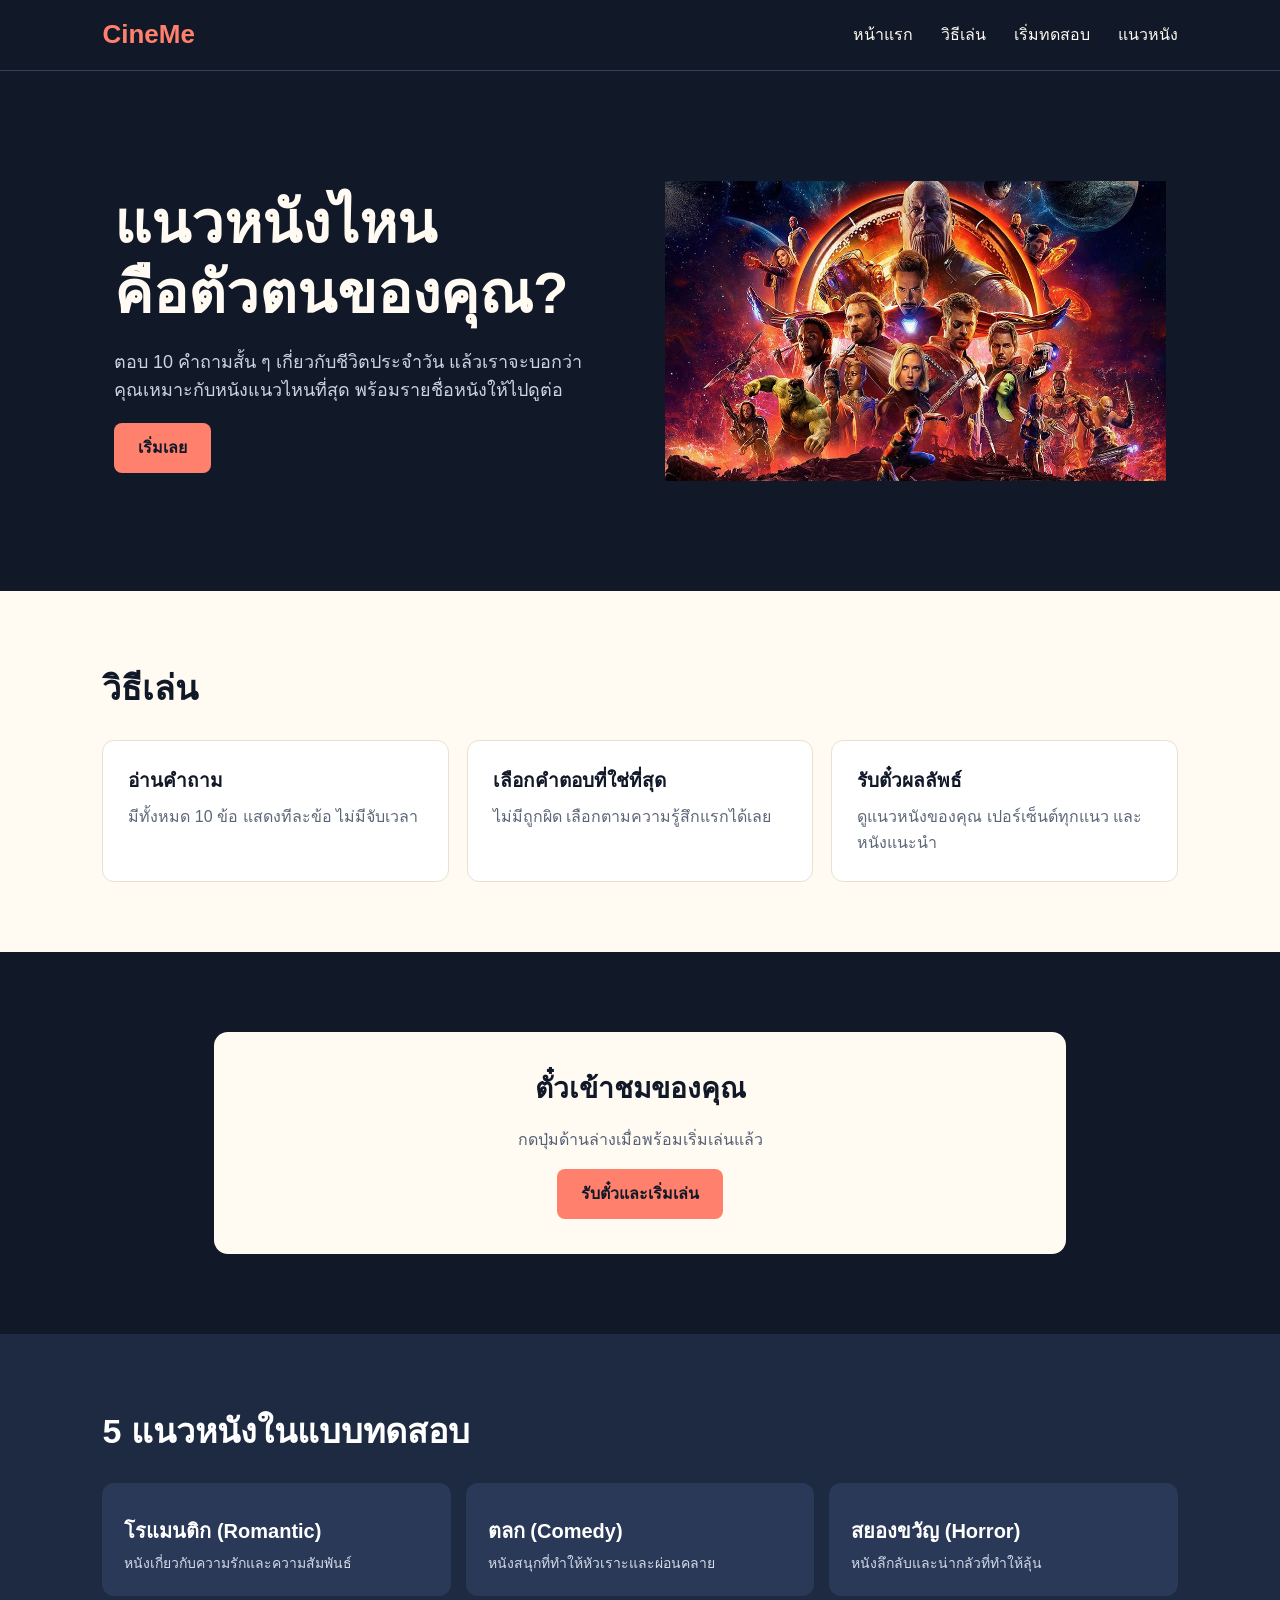
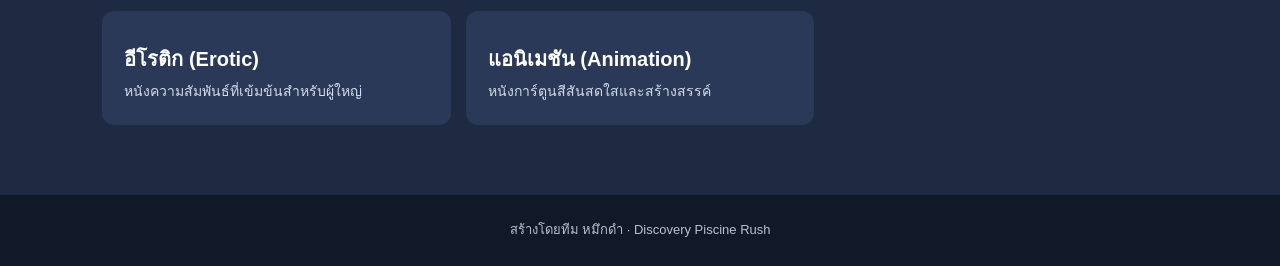
<file: rush/index.html>
<!DOCTYPE html>
<html lang="th">
<head>
<meta charset="UTF-8">
<meta name="viewport" content="width=device-width, initial-scale=1">
<title>CineMe - แบบทดสอบ: แนวหนังที่ใช่สำหรับคุณ</title>
<link rel="preconnect" href="https://fonts.googleapis.com">
<link rel="stylesheet" href="https://fonts.googleapis.com/css2?family=Prompt:wght@400;500;700;800&display=swap">
<link rel="stylesheet" href="moive.css">
</head>
<body>
<header class="nav">
  <a class="logo" href="#home">CineMe</a>
  <button class="menu-btn" id="menuBtn" aria-label="เปิดเมนู" aria-expanded="false">☰</button>
  <nav id="menu">
    <a href="#home">หน้าแรก</a>
    <a href="#how">วิธีเล่น</a>
    <a href="#quiz">เริ่มทดสอบ</a>
    <a href="#genres">แนวหนัง</a>
  </nav>
</header>
<main>
  <section id="home" class="hero">
    <div class="hero-text">
      <h1>แนวหนังไหน<br>คือตัวตนของคุณ?</h1>
      <p>ตอบ 10 คำถามสั้น ๆ เกี่ยวกับชีวิตประจำวัน แล้วเราจะบอกว่าคุณเหมาะกับหนังแนวไหนที่สุด พร้อมรายชื่อหนังให้ไปดูต่อ</p>
      <a class="btn" href="#quiz" id="heroStart">เริ่มเลย</a>
    </div>
    <div class="hero-image">
      <img src="assets/xGwDeehYUPAaTZqSeuHUv8.jpg" alt="ภาพประกอบจอภาพยนตร์" width="500" height="300">
    </div>
  </section>

  <section id="how" class="band">
    <h2>วิธีเล่น</h2>
    <ol class="steps">
      <li><strong>อ่านคำถาม</strong><span>มีทั้งหมด 10 ข้อ แสดงทีละข้อ ไม่มีจับเวลา</span></li>
      <li><strong>เลือกคำตอบที่ใช่ที่สุด</strong><span>ไม่มีถูกผิด เลือกตามความรู้สึกแรกได้เลย</span></li>
      <li><strong>รับตั๋วผลลัพธ์</strong><span>ดูแนวหนังของคุณ เปอร์เซ็นต์ทุกแนว และหนังแนะนำ</span></li>
    </ol>
  </section>

  <section id="quiz" class="quiz-wrap" aria-live="polite">
    <div class="ticket" id="startScreen">
      <h2>ตั๋วเข้าชมของคุณ</h2>
      <p> กดปุ่มด้านล่างเมื่อพร้อมเริ่มเล่นแล้ว </p>
      <button class="btn" id="startBtn">รับตั๋วและเริ่มเล่น</button>
    </div>

    <div class="ticket" id="questionScreen" hidden>
      <div class="progress-row">
        <span id="counter">ข้อ 1 จาก 10</span>
        <div class="progress" role="progressbar" aria-valuemin="0" aria-valuemax="10" aria-valuenow="0" id="progress"><div id="bar"></div></div>
      </div>
      <h2 id="questionText"></h2>
      <div class="answers" id="answers"></div>
      <div class="quiz-buttons">
        <button class="back-button" id="backButton" type="button">← ย้อนกลับ</button>
        <button class="btn" id="nextButton" type="button">ข้อต่อไป →</button>
      </div>
    </div>

    <div class="ticket result" id="resultScreen" hidden>
      <p class="small">แนวหนังของคุณคือ</p>
      <h2 id="rName"></h2>
      <p id="rDesc"></p>
      <p class="small">หนังที่น่าจะถูกใจ: <strong id="rMovies"></strong></p>
      <div class="scores" id="scores"></div>
      <button class="btn" id="restartBtn">เล่นอีกครั้ง</button>
    </div>
  </section>

  <section id="genres" class="band">
    <h2>5 แนวหนังในแบบทดสอบ</h2>
    <div class="genre-grid" id="genreGrid"></div>
  </section>
</main>

<footer>สร้างโดยทีม หมึกดำ · Discovery Piscine Rush</footer>
<script src="moive.js"></script>
</body>
</html>
</file>
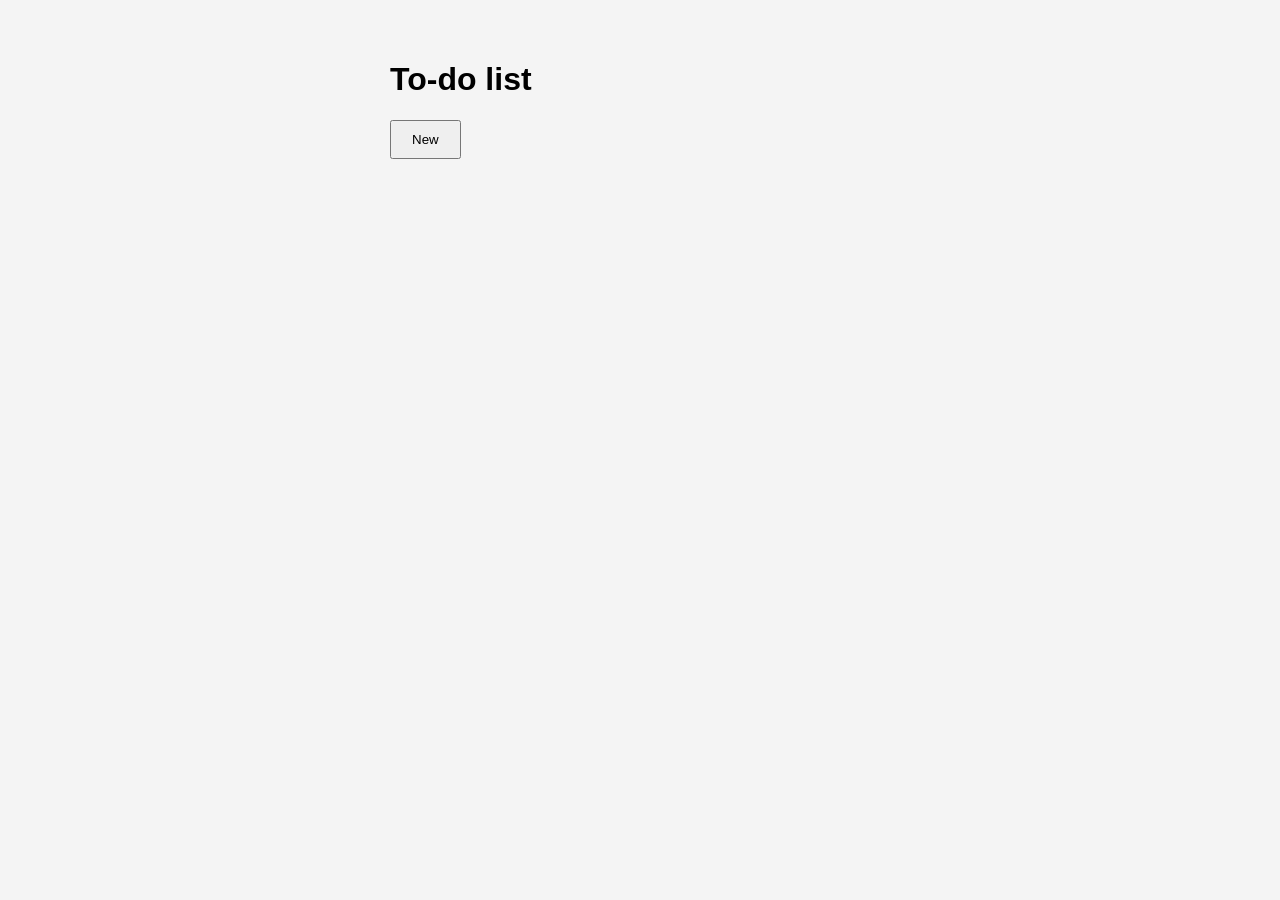
<file: cell03/ex03/index.html>
<!DOCTYPE html>
<html lang="th">
<head>
  <meta charset="UTF-8">
  <meta name="viewport" content="width=device-width, initial-scale=1.0">
  <title>To-do list</title>
  <link rel="stylesheet" href="todo.css">
  <script src="todo.js" defer></script>
</head>
<body>
  <main>
    <h1>To-do list</h1>
    <button id="new" type="button">New</button>
    <div id="ft_list"></div>
  </main>
</body>
</html>
</file>
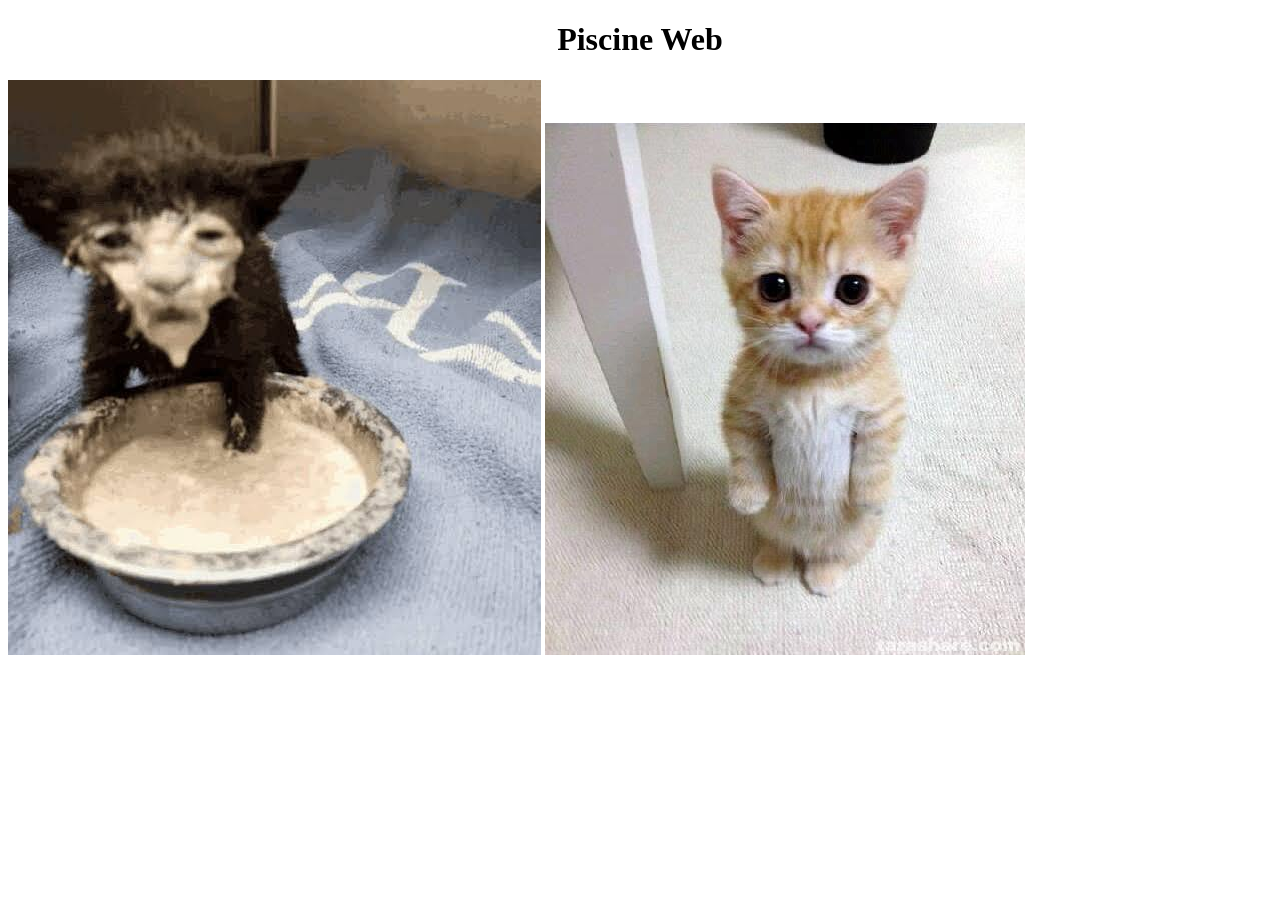
<file: cell01/ex02/piscinewb.html>
<!DOCTYPE html>
<html>
<head>
  <title>piscineweb</title>
</head>
<body>
  <h1 style="text-align: center;">Piscine Web</h1>

    <img src="cat_ate.jpg" alt="Cat Ate">
    <img src="up_cat.jpg" alt="Up Cat">
</body>
</html>
</file>
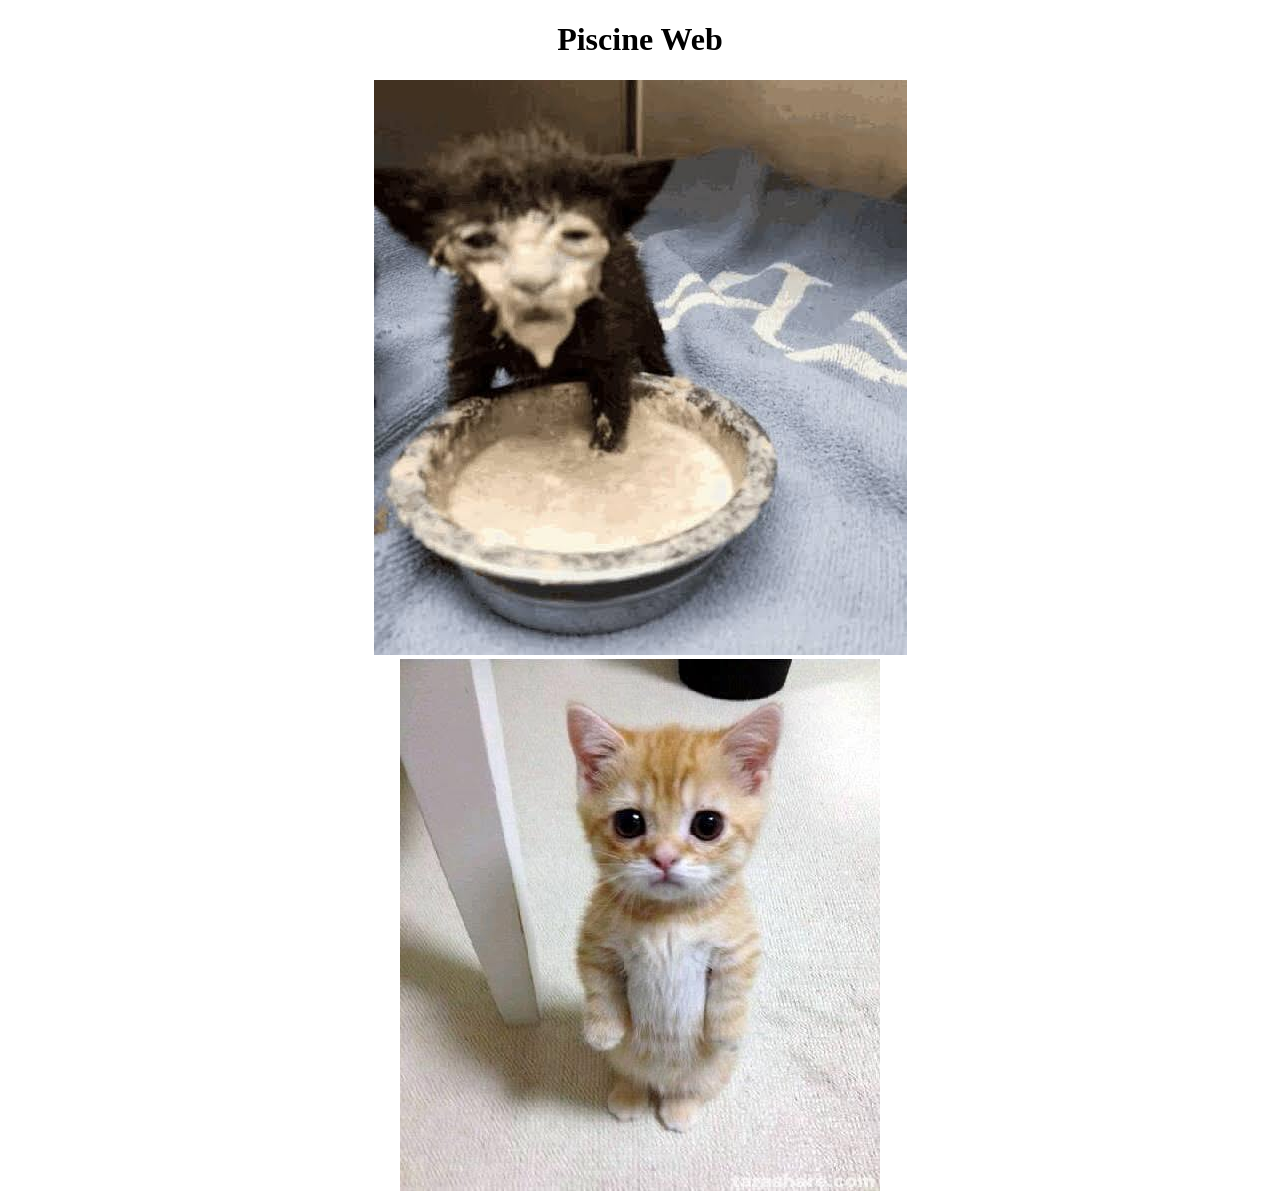
<file: cell01/ex03/piscinewb.html>
<!DOCTYPE html>
<html>
<head>
    <meta charset="UTF-8">
    <title>Piscine Web</title>
</head>
<body>
    <h1 style="text-align: center;">Piscine Web</h1>
    
    <div style="text-align: center;">
        <a href="https://youtu.be/EhJlA7I1-VA?si=rw3Yox3HzEyaTXmr">
            <img src="cat_ate.jpg" alt="Cat Ate">
        </a>
        <br>
        <a href="https://youtu.be/9Q28otxCWLQ?si=YFpO2lONc5ugjeVh">
        <img src="up_cat.jpg" alt="Up Cat">
    </div>
</body>
</html>
</file>
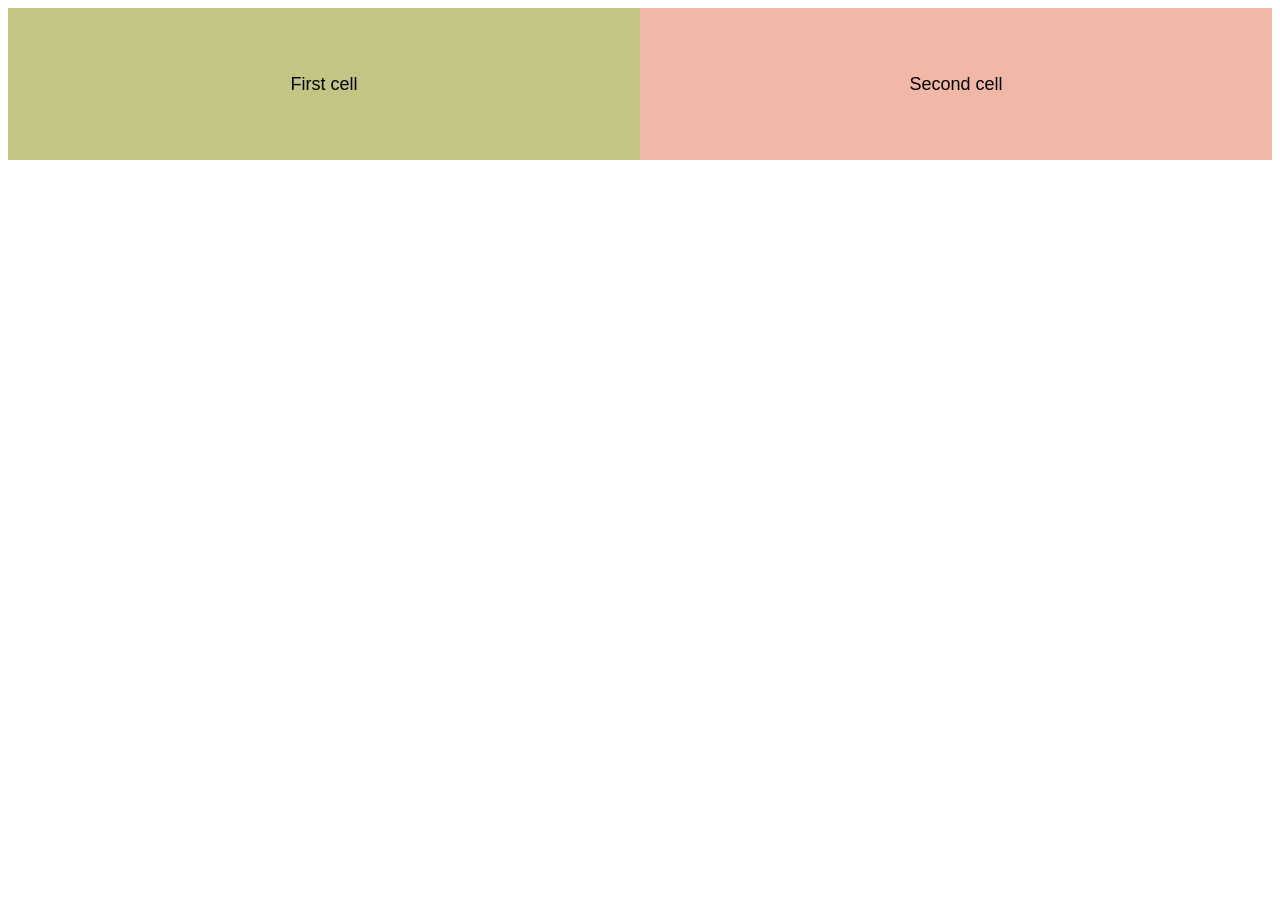
<file: cell01/ex05/tab.html>
<!DOCTYPE html>
<html lang="en">
<head>
    <meta charset="UTF-8">
    <meta name="viewport" content="width=device-width, initial-scale=1.0">
    <title>Tab</title>
    <style>
        table {
            width: 100%;
            border-collapse: collapse;
        }
        td {
            width: 50%;
            height: 150px;
            text-align: center;
            vertical-align: middle;
            font-family: Arial, sans-serif;
            font-size: 18px;
        }
        .cell1 {
            background-color: #c2c583;
        }
        .cell2 {
            background-color: #f1b8a7;
        }
    </style>
</head>
<body>

    <table>
        <tr>
            <td class="cell1">First cell</td>
            <td class="cell2">Second cell</td>
        </tr>
    </table>

</body>
</html>
</file>
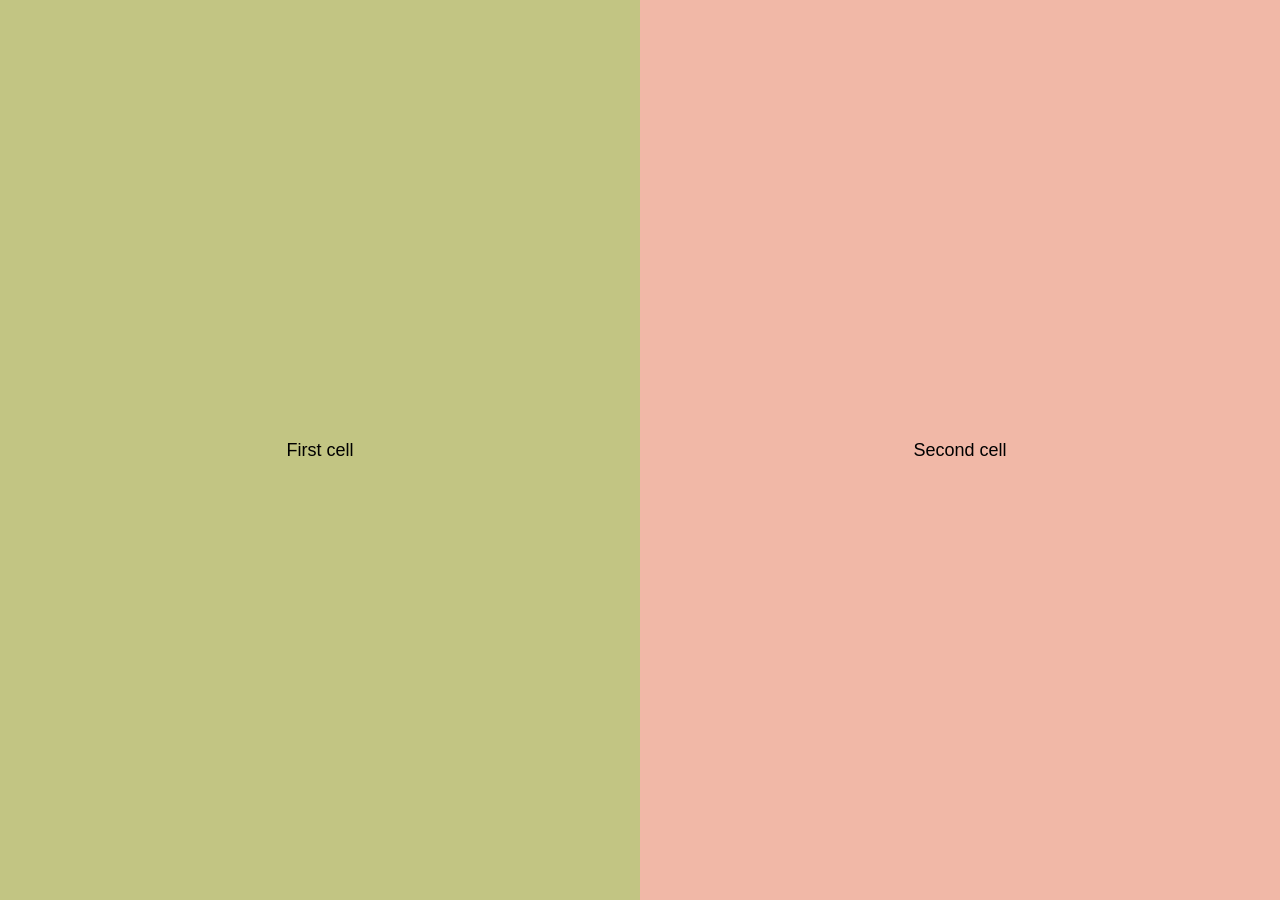
<file: cell02/ex00/responsive.html>
<!DOCTYPE html>
<html lang="en">
<head>
  <meta charset="UTF-8">
  <meta name="viewport" content="width=device-width, initial-scale=1.0">
  <title>Responsive table</title>
  <link rel="stylesheet" href="responsive.css">
</head>
<body>
  <table>
    <tr>
      <td class="cell1">First cell</td>
      <td class="cell2">Second cell</td>
    </tr>
  </table>
</body>
</html>
</file>
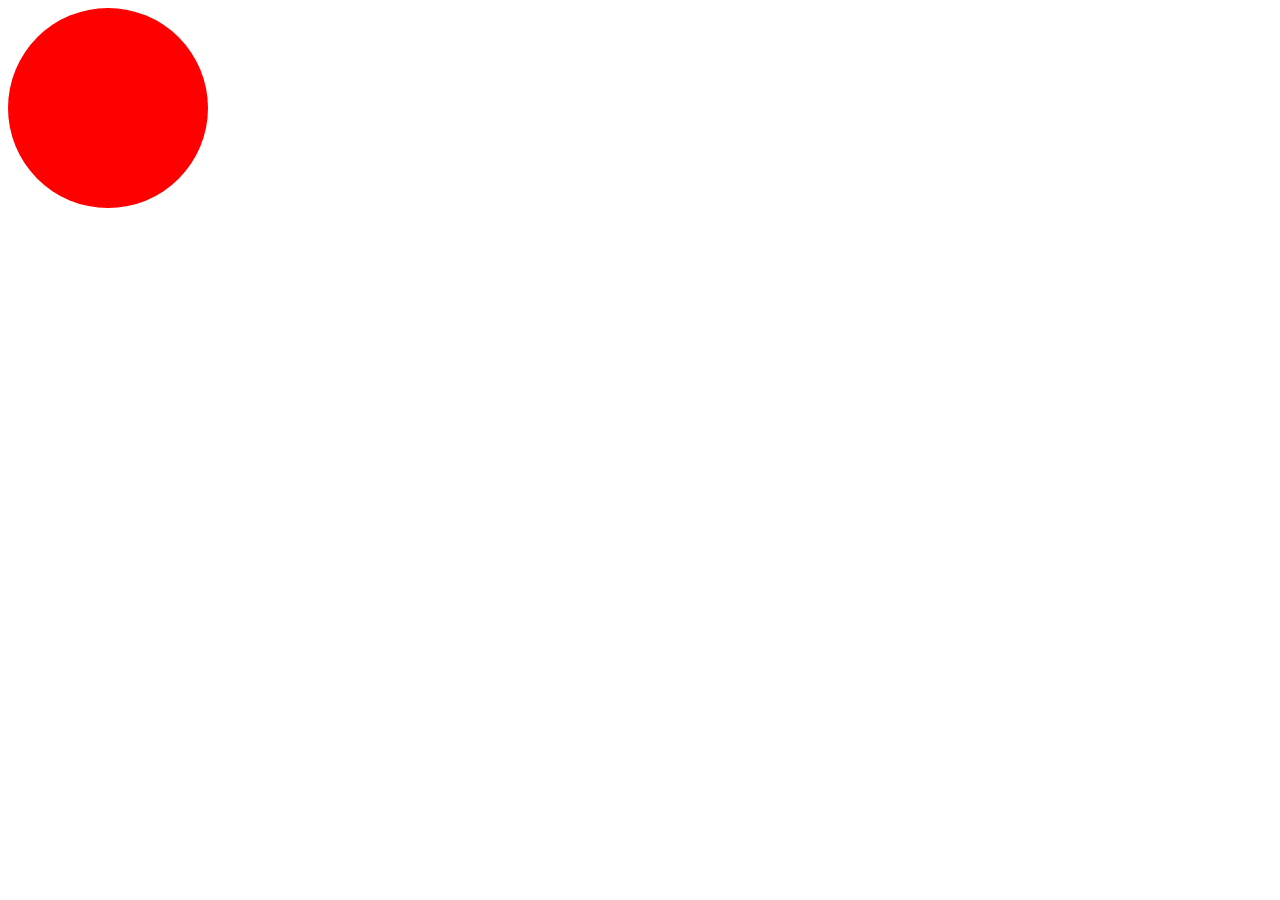
<file: cell03/ex01/balloon.html>
<!DOCTYPE html>
<html lang="en">
<head>
  <meta charset="UTF-8">
  <meta name="viewport" content="width=device-width, initial-scale=1.0">
  <title>Balloon</title>
  <link rel="stylesheet" href="balloon.css">
  <script src="balloon.js" defer></script>
</head>
<body>
  <div id="balloon"></div>
</body>
</html>
</file>
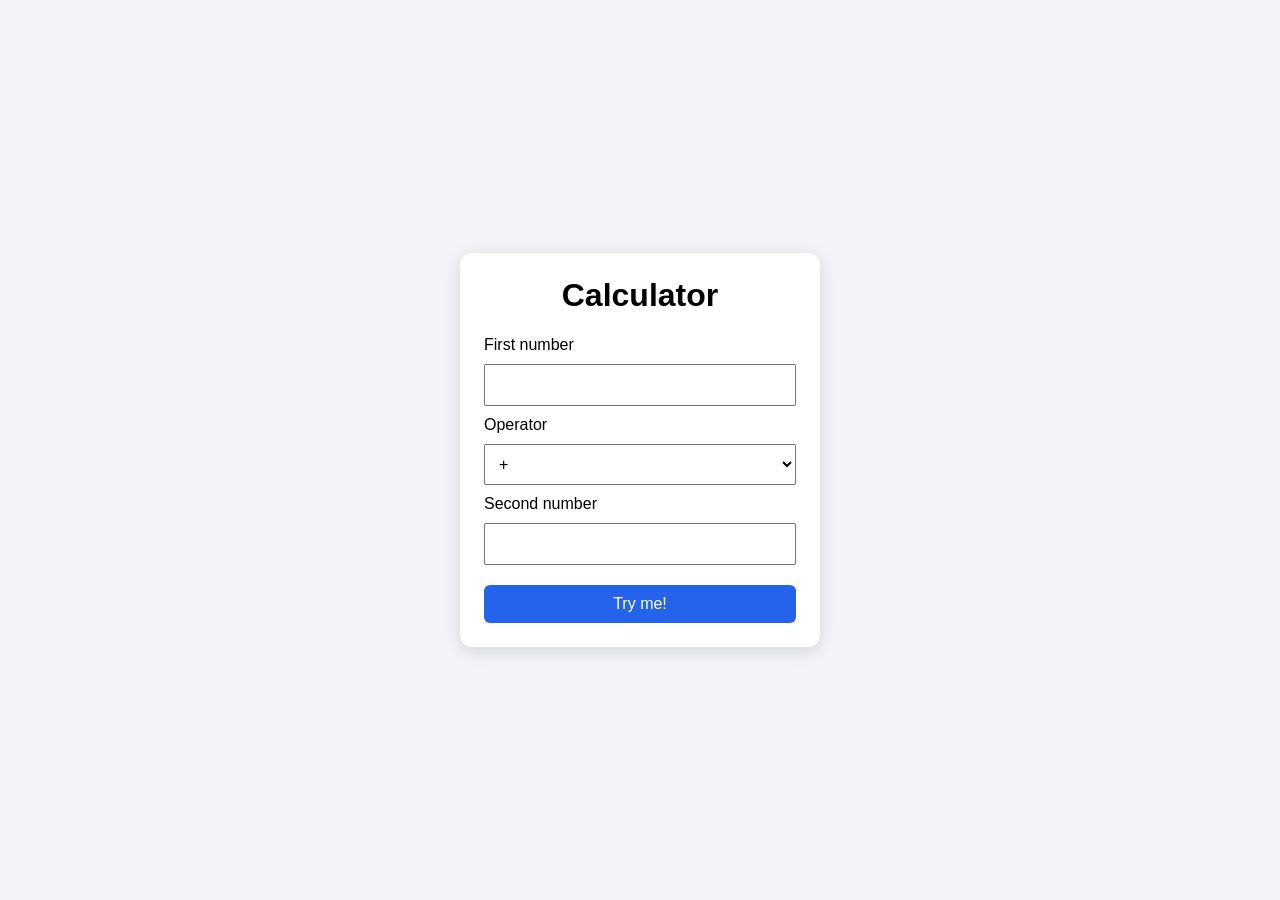
<file: cell03/ex02/calc.html>
<!DOCTYPE html>
<html lang="en">
<head>
  <meta charset="UTF-8">
  <meta name="viewport" content="width=device-width, initial-scale=1.0">
  <title>Calculator</title>
  <link rel="stylesheet" href="calc.css">
  <script src="calc.js" defer></script>
</head>
<body>
  <main class="calculator">
    <h1>Calculator</h1>

    <form id="calculator-form">
      <label for="left">First number</label>
      <input id="left" type="text" inputmode="numeric" autocomplete="off">

      <label for="operator">Operator</label>
      <select id="operator">
        <option value="+">+</option>
        <option value="-">-</option>
        <option value=""></option>
        <option value="/">/</option>
        <option value="%">%</option>
      </select>

      <label for="right">Second number</label>
      <input id="right" type="text" inputmode="numeric" autocomplete="off">

      <input type="submit" value="Try me!">
    </form>
  </main>
</body>
</html>
</file>
<file: rush/moive.css>
* { box-sizing: border-box; } /* สีและรูปแบบหลักของเว็บไซต์ */
html { scroll-behavior: smooth; }
body {
  margin: 0;
  background: #111827;
  color: #fffaf2;
  font-family: Tahoma, "Leelawadee UI", sans-serif;
  line-height: 1.6;
}
button, a { font: inherit; }
button { cursor: pointer; }
a { color: inherit; text-decoration: none; }
img { max-width: 100%; }
[hidden] { display: none !important; }
section { scroll-margin-top: 80px; }

.nav { 
  position: sticky; /* เมนูด้านบน */
  top: 0;
  z-index: 10;
  display: flex;
  justify-content: space-between;
  align-items: center;
  padding: 14px 8%;
  background: #111827;
  border-bottom: 1px solid #344158;
}
.logo { font-size: 26px; font-weight: bold; color: #ff816d; }
.nav nav { display: flex; gap: 28px; }
.nav nav a:hover { color: #ff816d; }
.menu-btn { display: none; background: none; border: 0; color: white; font-size: 25px; }

/* ส่วนแรก */
.hero {
  max-width: 1100px;
  min-height: 520px;
  margin: auto;
  padding: 70px 24px;
  display: flex;
  align-items: center;
  gap: 50px;
}
.hero-text { flex: 1; }
.hero h1 { font-size: 58px; line-height: 1.2; margin: 0 0 20px; }
.hero p { max-width: 480px; color: #cbd5e1; font-size: 18px; }
.hero-image { flex: 1; width: 45%; }
.hero-image img { display: block; width: 100%; }
.btn {
  display: inline-block;
  padding: 12px 24px;
  background: #ff816d;
  border: 0;
  border-radius: 8px;
  color: #111827;
  font-weight: bold;
}
.btn:hover { background: #ffad93; }
.btn:disabled { opacity: .5; cursor: not-allowed; }

.band { padding: 70px 8%; background: #fffaf2; color: #111827; } /* ส่วนวิธีเล่น */
.band h2 { font-size: 34px; margin: 0 0 25px; }
.steps { display: grid; grid-template-columns: repeat(3, 1fr); gap: 18px; list-style: none; padding: 0; margin: 0; }
.steps li { padding: 25px; background: white; border: 1px solid #eadfd2; border-radius: 12px; }
.steps strong { display: block; margin-bottom: 8px; font-size: 19px; }
.steps span { color: #5c6678; }

.quiz-wrap { max-width: 900px; margin: auto; padding: 80px 24px; } /* กล่องแบบทดสอบ */
.ticket { padding: 35px; background: #fffaf2; color: #111827; border-radius: 14px; }
.ticket h2 { font-size: 28px; margin: 0 0 15px; }
.ticket p { color: #566174; }
#startScreen { text-align: center; padding: 35px 0; }
.progress-row { display: flex; align-items: center; gap: 15px; margin-bottom: 25px; }
.progress-row span { white-space: nowrap; font-weight: bold; }
.progress { width: 100%; height: 9px; background: #e5e7eb; border-radius: 10px; overflow: hidden; }
#bar { width: 0; height: 100%; background: #ff816d; }
.question-hint { margin-bottom: 22px; }
.answers { display: grid; grid-template-columns: repeat(3, 1fr); gap: 12px; }
.answer {
  min-height: 70px;
  padding: 12px;
  background: white;
  border: 2px solid #e5e7eb;
  border-radius: 10px;
  color: #111827;
  text-align: left;
  font-weight: bold;
}
.answer:hover { border-color: #ff816d; }
.answer.selected { border-color: #ff816d; background: #fff0eb; }
.swatch { display: inline-block; width: 30px; height: 30px; margin-right: 10px; border-radius: 50%; vertical-align: middle; border: 1px solid #ddd; }
.quiz-buttons { display: flex; justify-content: space-between; gap: 12px; margin-top: 25px; }
.back-button { padding: 12px 22px; border: 1px solid #cbd5e1; border-radius: 8px; background: white; color: #111827; }
.back-button:hover { background: #f1f5f9; }
.back-button:disabled { opacity: .5; cursor: not-allowed; }

.result h2 { color: #e76553; } /* ผลลัพธ์และแนวหนัง */
.result .small { font-size: 14px; }
.scores { margin: 25px 0; }
.score-row { display: flex; align-items: center; gap: 10px; margin: 10px 0; font-size: 14px; }
.score-name { width: 90px; }
.score-bar { flex: 1; height: 8px; background: #e5e7eb; border-radius: 10px; overflow: hidden; }
.score-fill { height: 100%; background: #ff816d; }
.score-percent { width: 40px; text-align: right; }
#genres { background: #1e2a42; color: white; }
.genre-grid { display: grid; grid-template-columns: repeat(3, 1fr); gap: 15px; }
.genre-card { padding: 22px; background: #2a3958; border-radius: 12px; }
.genre-card h3 { margin: 10px 0 5px; font-size: 20px; }
.genre-card p { color: #d3dbe8; font-size: 14px; margin: 0; }
footer { padding: 25px; text-align: center; color: #b8c1d1; font-size: 13px; }

@media (max-width: 700px) {  /* ปรับให้ใช้งานง่ายบนมือถือ */
  .nav { padding: 12px 18px; }
  .menu-btn { display: block; }
  .nav nav { display: none; position: absolute; top: 59px; left: 0; right: 0; padding: 15px 18px; background: #111827; flex-direction: column; gap: 12px; }
  .nav nav.show { display: flex; }
  .hero { flex-direction: column; padding: 50px 20px; gap: 20px; }
  .hero h1 { font-size: 42px; }
  .hero-image { width: 100%; max-width: 400px; }
  .band { padding: 55px 20px; }
  .steps, .genre-grid { grid-template-columns: 1fr; }
  .quiz-wrap { padding: 60px 16px; }
  .ticket { padding: 24px 18px; }
  .answers { grid-template-columns: repeat(2, 1fr); }
}
@media (max-width: 380px) {
  .answers { grid-template-columns: 1fr; }
  .quiz-buttons button { padding: 10px 12px; }
}
</file>
<file: cell03/ex03/todo.css>
body {
  font-family: Arial, sans-serif;
  background: #f4f4f4;
  margin: 0;
  padding: 40px 16px;
}

main {
  max-width: 500px;
  margin: auto;
}

button {
  padding: 10px 20px;
  cursor: pointer;
}

#ft_list {
  margin-top: 20px;
}

#ft_list > div {
  background: white;
  padding: 14px;
  margin-bottom: 8px;
  border: 1px solid #ddd;
  border-radius: 6px;
  cursor: pointer;
}

#ft_list > div:hover {
  background: #fff1f1;
}
</file>
<file: cell02/ex00/responsive.css>
html, body {
  margin: 0;
  width: 100%;
  height: 100%;
}

table {
  width: 100%;
  height: 100vh;
  border-collapse: collapse;
  table-layout: fixed;
}

td {
  width: 50%;
  text-align: center;
  vertical-align: middle;
  font-family: Arial, sans-serif;
  font-size: 18px;
  overflow-wrap: anywhere;
}

.cell1 {
  background-color: #c2c583;
}

.cell2 {
  background-color: #f1b8a7;
}
</file>
<file: cell03/ex01/balloon.css>
#balloon {
  width: 200px;
  height: 200px;
  border-radius: 50%;
  background-color: red;
  cursor: pointer;
}
</file>
<file: cell03/ex02/calc.css>
* {
  box-sizing: border-box;
}

body {
  min-height: 100vh;
  margin: 0;
  display: grid;
  place-items: center;
  font-family: Arial, sans-serif;
  background: #f2f4f8;
}

.calculator {
  width: min(90%, 360px);
  padding: 24px;
  border-radius: 12px;
  background: white;
  box-shadow: 0 4px 18px #00000020;
}

h1 {
  margin-top: 0;
  text-align: center;
}

form {
  display: grid;
  gap: 10px;
}

input,
select {
  width: 100%;
  padding: 10px;
  font: inherit;
}

input[type="submit"] {
  margin-top: 10px;
  border: 0;
  border-radius: 6px;
  color: white;
  background: #2563eb;
  cursor: pointer;
}

input[type="submit"]:hover {
  background: #1d4ed8;
}
</file>
